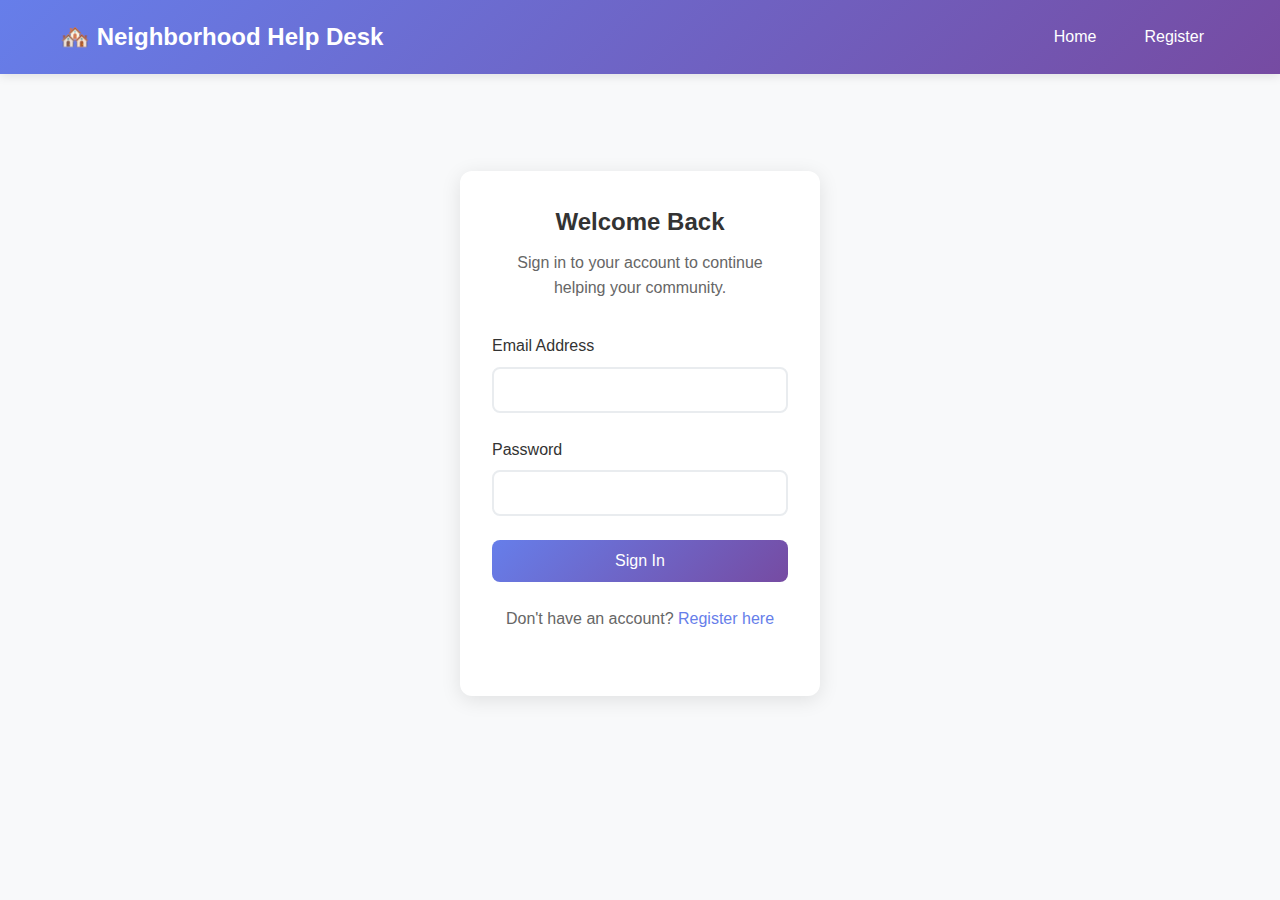
<file: src/main/resources/static/login.html>
<!DOCTYPE html>
<html lang="en">
<head>
    <meta charset="UTF-8">
    <meta name="viewport" content="width=device-width, initial-scale=1.0">
    <title>Login - Neighborhood Help Desk</title>
    <link rel="stylesheet" href="css/style.css">
</head>
<body>
    <nav class="navbar">
        <div class="nav-container">
            <a href="index.html" class="nav-logo">🏘️ Neighborhood Help Desk</a>
            <div class="nav-links">
                <a href="index.html" class="nav-link">Home</a>
                <a href="register.html" class="nav-link">Register</a>
            </div>
        </div>
    </nav>

    <main class="auth-main">
        <div class="auth-container">
            <div class="auth-card">
                <h2>Welcome Back</h2>
                <p>Sign in to your account to continue helping your community.</p>
                
                <div id="error-message" class="error-message" style="display: none;"></div>
                
                <form id="login-form" class="auth-form">
                    <div class="form-group">
                        <label for="email">Email Address</label>
                        <input type="email" id="email" name="email" required>
                    </div>
                    
                    <div class="form-group">
                        <label for="password">Password</label>
                        <input type="password" id="password" name="password" required>
                    </div>
                    
                    <button type="submit" class="btn btn-primary btn-full">Sign In</button>
                </form>
                
                <div class="auth-footer">
                    <p>Don't have an account? <a href="register.html">Register here</a></p>
                </div>
            </div>
        </div>
    </main>

    <script src="js/app.js"></script>
    <script>
        document.getElementById('login-form').addEventListener('submit', async function(e) {
            e.preventDefault();
            
            const email = document.getElementById('email').value;
            const password = document.getElementById('password').value;
            const errorDiv = document.getElementById('error-message');
            
            try {
                const response = await fetch('/api/auth/login', {
                    method: 'POST',
                    headers: {
                        'Content-Type': 'application/json',
                    },
                    body: JSON.stringify({ email, password })
                });
                
                const data = await response.json();
                
                if (data.success) {
                    // Store user data in localStorage
                    localStorage.setItem('currentUser', JSON.stringify(data.user));
                    
                    // Redirect to dashboard
                    window.location.href = 'dashboard.html';
                } else {
                    errorDiv.textContent = data.error || 'Login failed';
                    errorDiv.style.display = 'block';
                }
            } catch (error) {
                console.error('Login error:', error);
                errorDiv.textContent = 'An error occurred. Please try again.';
                errorDiv.style.display = 'block';
            }
        });

        // Check if user is already logged in
        document.addEventListener('DOMContentLoaded', function() {
            const currentUser = localStorage.getItem('currentUser');
            if (currentUser) {
                window.location.href = 'dashboard.html';
            }
        });
    </script>
</body>
</html>
</file>
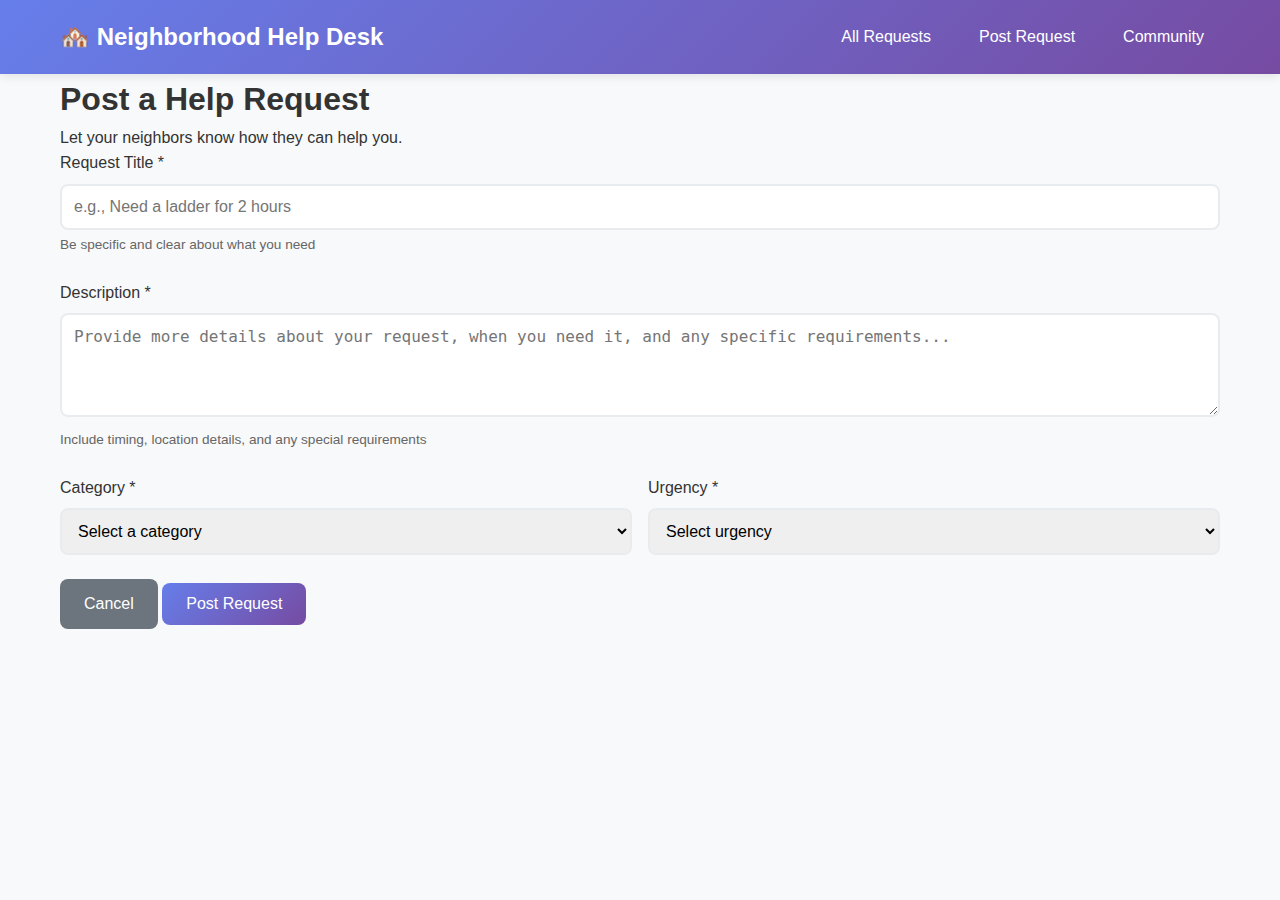
<file: src/main/resources/static/post_request.html>
<!DOCTYPE html>
<html lang="en">
<head>
    <meta charset="UTF-8">
    <meta name="viewport" content="width=device-width, initial-scale=1.0">
    <title>Post Request - Neighborhood Help Desk</title>
    <link rel="stylesheet" href="css/style.css">
</head>
<body>
    <nav class="navbar">
        <div class="nav-container">
            <a href="index.html" class="nav-logo">🏘️ Neighborhood Help Desk</a>
            <div class="nav-links">
                <a href="index.html" class="nav-link">All Requests</a>
                <a href="post_request.html" class="nav-link">Post Request</a>
                <a href="community.html" class="nav-link">Community</a>
            </div>
        </div>
    </nav>

    <main class="form-main">
        <div class="container">
            <div class="form-container">
                <div class="form-header">
                    <h1>Post a Help Request</h1>
                    <p>Let your neighbors know how they can help you.</p>
                </div>

                <div id="error-message" class="error-message" style="display: none;"></div>
                <div id="success-message" class="success-message" style="display: none;"></div>

                <form id="request-form" class="request-form">
                    <div class="form-group">
                        <label for="title">Request Title *</label>
                        <input type="text" id="title" name="title" required 
                               placeholder="e.g., Need a ladder for 2 hours">
                        <small>Be specific and clear about what you need</small>
                    </div>

                    <div class="form-group">
                        <label for="description">Description *</label>
                        <textarea id="description" name="description" required rows="4"
                                  placeholder="Provide more details about your request, when you need it, and any specific requirements..."></textarea>
                        <small>Include timing, location details, and any special requirements</small>
                    </div>

                    <div class="form-row">
                        <div class="form-group">
                            <label for="category">Category *</label>
                            <select id="category" name="category" required>
                                <option value="">Select a category</option>
                                <option value="TOOLS">🔧 Tools & Equipment</option>
                                <option value="TUTORING">📚 Tutoring & Education</option>
                                <option value="ERRANDS">🛒 Errands & Shopping</option>
                                <option value="TRANSPORTATION">🚗 Transportation</option>
                                <option value="HOUSEHOLD">🏠 Household Help</option>
                                <option value="GARDENING">🌱 Gardening</option>
                                <option value="TECHNOLOGY">💻 Technology Help</option>
                                <option value="OTHER">📋 Other</option>
                            </select>
                        </div>

                        <div class="form-group">
                            <label for="urgency">Urgency *</label>
                            <select id="urgency" name="urgency" required>
                                <option value="">Select urgency</option>
                                <option value="LOW">🟢 Low - No rush</option>
                                <option value="MEDIUM">🟡 Medium - Within a few days</option>
                                <option value="HIGH">🔴 High - Urgent, need soon</option>
                            </select>
                        </div>
                    </div>

                    <div class="form-actions">
                        <a href="index.html" class="btn btn-secondary">Cancel</a>
                        <button type="submit" class="btn btn-primary">Post Request</button>
                    </div>
                </form>
            </div>
        </div>
    </main>

    <script src="js/app.js"></script>
    <script>
        // Initialize page
        document.addEventListener('DOMContentLoaded', function() {
            // No authentication needed
        });

        document.getElementById('request-form').addEventListener('submit', async function(e) {
            e.preventDefault();

            const title = document.getElementById('title').value;
            const description = document.getElementById('description').value;
            const category = document.getElementById('category').value;
            const urgency = document.getElementById('urgency').value;

            const errorDiv = document.getElementById('error-message');
            const successDiv = document.getElementById('success-message');

            // Hide previous messages
            errorDiv.style.display = 'none';
            successDiv.style.display = 'none';

            try {
                const response = await fetch('/api/requests', {
                    method: 'POST',
                    headers: {
                        'Content-Type': 'application/json',
                    },
                    body: JSON.stringify({
                        userId: 1, // Default user ID for testing
                        title,
                        description,
                        category,
                        urgency
                    })
                });

                const data = await response.json();

                if (data.success) {
                    successDiv.textContent = 'Request posted successfully! Redirecting to home page...';
                    successDiv.style.display = 'block';

                    // Redirect to home page after 2 seconds
                    setTimeout(() => {
                        window.location.href = 'index.html';
                    }, 2000);
                } else {
                    errorDiv.textContent = data.error || 'Failed to post request';
                    errorDiv.style.display = 'block';
                }
            } catch (error) {
                console.error('Post request error:', error);
                errorDiv.textContent = 'An error occurred. Please try again.';
                errorDiv.style.display = 'block';
            }
        });
    </script>
</body>
</html>
</file>
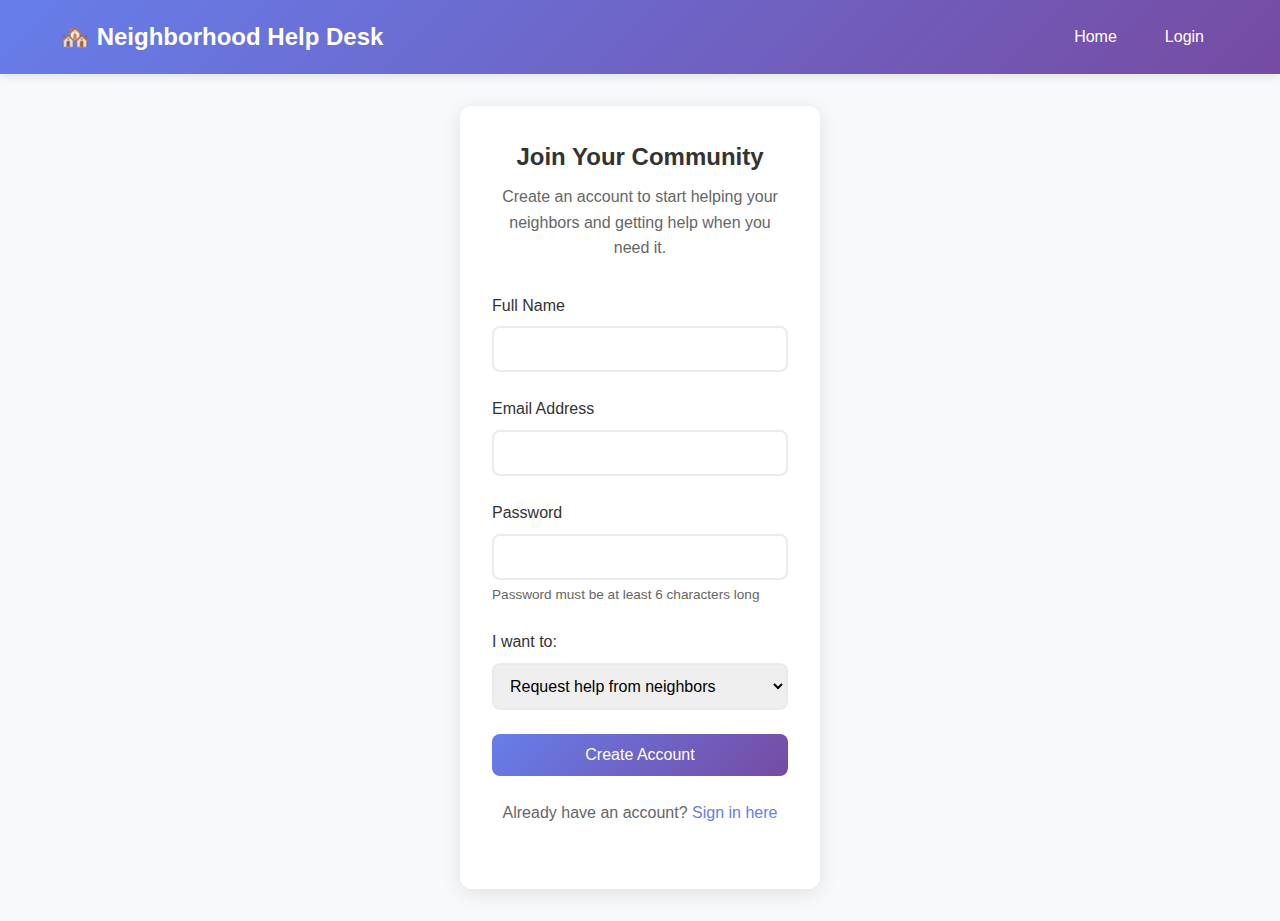
<file: src/main/resources/static/register.html>
<!DOCTYPE html>
<html lang="en">
<head>
    <meta charset="UTF-8">
    <meta name="viewport" content="width=device-width, initial-scale=1.0">
    <title>Register - Neighborhood Help Desk</title>
    <link rel="stylesheet" href="css/style.css">
</head>
<body>
    <nav class="navbar">
        <div class="nav-container">
            <a href="index.html" class="nav-logo">🏘️ Neighborhood Help Desk</a>
            <div class="nav-links">
                <a href="index.html" class="nav-link">Home</a>
                <a href="login.html" class="nav-link">Login</a>
            </div>
        </div>
    </nav>

    <main class="auth-main">
        <div class="auth-container">
            <div class="auth-card">
                <h2>Join Your Community</h2>
                <p>Create an account to start helping your neighbors and getting help when you need it.</p>
                
                <div id="error-message" class="error-message" style="display: none;"></div>
                <div id="success-message" class="success-message" style="display: none;"></div>
                
                <form id="register-form" class="auth-form">
                    <div class="form-group">
                        <label for="name">Full Name</label>
                        <input type="text" id="name" name="name" required>
                    </div>
                    
                    <div class="form-group">
                        <label for="email">Email Address</label>
                        <input type="email" id="email" name="email" required>
                    </div>
                    
                    <div class="form-group">
                        <label for="password">Password</label>
                        <input type="password" id="password" name="password" required minlength="6">
                        <small>Password must be at least 6 characters long</small>
                    </div>
                    
                    <div class="form-group">
                        <label for="role">I want to:</label>
                        <select id="role" name="role" required>
                            <option value="RESIDENT">Request help from neighbors</option>
                            <option value="VOLUNTEER">Help my neighbors</option>
                        </select>
                    </div>
                    
                    <button type="submit" class="btn btn-primary btn-full">Create Account</button>
                </form>
                
                <div class="auth-footer">
                    <p>Already have an account? <a href="login.html">Sign in here</a></p>
                </div>
            </div>
        </div>
    </main>

    <script src="js/app.js"></script>
    <script>
        document.getElementById('register-form').addEventListener('submit', async function(e) {
            e.preventDefault();
            
            const name = document.getElementById('name').value;
            const email = document.getElementById('email').value;
            const password = document.getElementById('password').value;
            const role = document.getElementById('role').value;
            
            const errorDiv = document.getElementById('error-message');
            const successDiv = document.getElementById('success-message');
            
            // Hide previous messages
            errorDiv.style.display = 'none';
            successDiv.style.display = 'none';
            
            try {
                const response = await fetch('/api/auth/register', {
                    method: 'POST',
                    headers: {
                        'Content-Type': 'application/json',
                    },
                    body: JSON.stringify({ name, email, password, role })
                });
                
                const data = await response.json();
                
                if (data.success) {
                    successDiv.textContent = 'Account created successfully! Redirecting to login...';
                    successDiv.style.display = 'block';
                    
                    // Redirect to login after 2 seconds
                    setTimeout(() => {
                        window.location.href = 'login.html';
                    }, 2000);
                } else {
                    errorDiv.textContent = data.error || 'Registration failed';
                    errorDiv.style.display = 'block';
                }
            } catch (error) {
                console.error('Registration error:', error);
                errorDiv.textContent = 'An error occurred. Please try again.';
                errorDiv.style.display = 'block';
            }
        });

        // Check if user is already logged in
        document.addEventListener('DOMContentLoaded', function() {
            const currentUser = localStorage.getItem('currentUser');
            if (currentUser) {
                window.location.href = 'dashboard.html';
            }
        });
    </script>
</body>
</html>
</file>
<file: src/main/resources/static/css/style.css>
/* Reset and Base Styles */
* {
    margin: 0;
    padding: 0;
    box-sizing: border-box;
}

body {
    font-family: 'Segoe UI', Tahoma, Geneva, Verdana, sans-serif;
    line-height: 1.6;
    color: #333;
    background-color: #f8f9fa;
}

.container {
    max-width: 1200px;
    margin: 0 auto;
    padding: 0 20px;
}

/* Navigation */
.navbar {
    background: linear-gradient(135deg, #667eea 0%, #764ba2 100%);
    color: white;
    padding: 1rem 0;
    box-shadow: 0 2px 10px rgba(0,0,0,0.1);
}

.nav-container {
    max-width: 1200px;
    margin: 0 auto;
    padding: 0 20px;
    display: flex;
    justify-content: space-between;
    align-items: center;
}

.nav-logo {
    font-size: 1.5rem;
    font-weight: bold;
    text-decoration: none;
    color: white;
}

.nav-links {
    display: flex;
    align-items: center;
    gap: 1rem;
}

.nav-link {
    color: white;
    text-decoration: none;
    padding: 0.5rem 1rem;
    border-radius: 5px;
    transition: background-color 0.3s;
}

.nav-link:hover {
    background-color: rgba(255,255,255,0.1);
}

.user-name {
    color: #e0e0e0;
    font-size: 0.9rem;
}

/* Buttons */
.btn {
    display: inline-block;
    padding: 0.75rem 1.5rem;
    border: none;
    border-radius: 8px;
    text-decoration: none;
    font-size: 1rem;
    font-weight: 500;
    cursor: pointer;
    transition: all 0.3s ease;
    text-align: center;
}

.btn-primary {
    background: linear-gradient(135deg, #667eea 0%, #764ba2 100%);
    color: white;
}

.btn-primary:hover {
    transform: translateY(-2px);
    box-shadow: 0 4px 12px rgba(102, 126, 234, 0.4);
}

.btn-secondary {
    background: #6c757d;
    color: white;
}

.btn-secondary:hover {
    background: #5a6268;
}

.btn-small {
    padding: 0.5rem 1rem;
    font-size: 0.9rem;
}

.btn-full {
    width: 100%;
}

/* Hero Section */
.hero {
    background: linear-gradient(135deg, #667eea 0%, #764ba2 100%);
    color: white;
    padding: 4rem 0;
    text-align: center;
}

.hero-content h1 {
    font-size: 3rem;
    margin-bottom: 1rem;
    font-weight: 700;
}

.hero-content p {
    font-size: 1.2rem;
    margin-bottom: 2rem;
    opacity: 0.9;
}

.hero-buttons {
    display: flex;
    gap: 1rem;
    justify-content: center;
    flex-wrap: wrap;
}

/* Features Section */
.features {
    padding: 4rem 0;
    background: white;
}

.features h2 {
    text-align: center;
    font-size: 2.5rem;
    margin-bottom: 3rem;
    color: #333;
}

.features-grid {
    display: grid;
    grid-template-columns: repeat(auto-fit, minmax(300px, 1fr));
    gap: 2rem;
}

.feature-card {
    text-align: center;
    padding: 2rem;
    border-radius: 12px;
    background: #f8f9fa;
    transition: transform 0.3s ease;
}

.feature-card:hover {
    transform: translateY(-5px);
}

.feature-icon {
    font-size: 3rem;
    margin-bottom: 1rem;
}

.feature-card h3 {
    font-size: 1.5rem;
    margin-bottom: 1rem;
    color: #333;
}

/* Stats Section */
.stats-section {
    padding: 3rem 0;
    background: linear-gradient(135deg, #667eea 0%, #764ba2 100%);
    color: white;
}

.stats-grid {
    display: grid;
    grid-template-columns: repeat(auto-fit, minmax(200px, 1fr));
    gap: 2rem;
}

.stat-card {
    text-align: center;
    padding: 1.5rem;
    background: rgba(255, 255, 255, 0.1);
    border-radius: 12px;
    backdrop-filter: blur(10px);
    transition: transform 0.3s ease;
}

.stat-card:hover {
    transform: translateY(-5px);
}

.stat-number {
    font-size: 2.5rem;
    font-weight: bold;
    margin-bottom: 0.5rem;
}

.stat-label {
    font-size: 1rem;
    opacity: 0.9;
}

/* Recent Requests Section */
.recent-requests {
    padding: 4rem 0;
    background: #f8f9fa;
}

.recent-requests h2 {
    text-align: center;
    font-size: 2.5rem;
    margin-bottom: 3rem;
    color: #333;
}

.text-center {
    text-align: center;
    margin-top: 2rem;
}

/* Request Cards */
.requests-grid {
    display: grid;
    grid-template-columns: repeat(auto-fill, minmax(350px, 1fr));
    gap: 1.5rem;
    margin-bottom: 2rem;
}

.request-card {
    background: white;
    border-radius: 12px;
    padding: 1.5rem;
    box-shadow: 0 2px 10px rgba(0,0,0,0.1);
    transition: transform 0.3s ease, box-shadow 0.3s ease;
}

.request-card:hover {
    transform: translateY(-2px);
    box-shadow: 0 4px 20px rgba(0,0,0,0.15);
}

.request-header {
    display: flex;
    justify-content: space-between;
    align-items: flex-start;
    margin-bottom: 1rem;
    position: relative;
}

.request-actions-menu {
    position: relative;
}

.menu-btn {
    background: none;
    border: none;
    font-size: 1.2rem;
    cursor: pointer;
    padding: 0.25rem 0.5rem;
    border-radius: 4px;
    color: #666;
    transition: background-color 0.3s ease;
}

.menu-btn:hover {
    background-color: #f0f0f0;
}

.dropdown-menu {
    position: absolute;
    top: 100%;
    right: 0;
    background: white;
    border: 1px solid #ddd;
    border-radius: 8px;
    box-shadow: 0 4px 12px rgba(0,0,0,0.15);
    z-index: 1000;
    min-width: 120px;
}

.menu-item {
    display: block;
    width: 100%;
    padding: 0.75rem 1rem;
    border: none;
    background: none;
    text-align: left;
    cursor: pointer;
    font-size: 0.9rem;
    transition: background-color 0.3s ease;
    border-bottom: 1px solid #f0f0f0;
}

.menu-item:last-child {
    border-bottom: none;
}

.menu-item:hover {
    background-color: #f8f9fa;
}

.menu-item.delete:hover {
    background-color: #f8d7da;
    color: #721c24;
}

.request-title {
    font-size: 1.2rem;
    font-weight: 600;
    color: #333;
    margin-bottom: 0.5rem;
}

.request-meta {
    display: flex;
    gap: 1rem;
    margin-bottom: 1rem;
    font-size: 0.9rem;
    color: #666;
}

.request-description {
    color: #555;
    margin-bottom: 1rem;
    line-height: 1.5;
}

.request-actions {
    display: flex;
    gap: 0.5rem;
    flex-wrap: wrap;
}

/* Status and Priority Badges */
.status-badge, .urgency-badge {
    padding: 0.25rem 0.75rem;
    border-radius: 20px;
    font-size: 0.8rem;
    font-weight: 500;
    text-transform: uppercase;
}

.status-open { background: #d4edda; color: #155724; }
.status-accepted { background: #fff3cd; color: #856404; }
.status-completed { background: #d1ecf1; color: #0c5460; }

.urgency-low { background: #d4edda; color: #155724; }
.urgency-medium { background: #fff3cd; color: #856404; }
.urgency-high { background: #f8d7da; color: #721c24; }

/* Auth Pages */
.auth-main {
    min-height: 80vh;
    display: flex;
    align-items: center;
    justify-content: center;
    padding: 2rem 0;
}

.auth-container {
    width: 100%;
    max-width: 400px;
    padding: 0 20px;
}

.auth-card {
    background: white;
    border-radius: 12px;
    padding: 2rem;
    box-shadow: 0 4px 20px rgba(0,0,0,0.1);
}

.auth-card h2 {
    text-align: center;
    margin-bottom: 0.5rem;
    color: #333;
}

.auth-card p {
    text-align: center;
    color: #666;
    margin-bottom: 2rem;
}

.auth-footer {
    text-align: center;
    margin-top: 1.5rem;
}

.auth-footer a {
    color: #667eea;
    text-decoration: none;
}

/* Forms */
.form-group {
    margin-bottom: 1.5rem;
}

.form-group label {
    display: block;
    margin-bottom: 0.5rem;
    font-weight: 500;
    color: #333;
}

.form-group input,
.form-group select,
.form-group textarea {
    width: 100%;
    padding: 0.75rem;
    border: 2px solid #e9ecef;
    border-radius: 8px;
    font-size: 1rem;
    transition: border-color 0.3s ease;
}

.form-group input:focus,
.form-group select:focus,
.form-group textarea:focus {
    outline: none;
    border-color: #667eea;
}

.form-group small {
    display: block;
    margin-top: 0.25rem;
    color: #666;
    font-size: 0.85rem;
}

.form-row {
    display: grid;
    grid-template-columns: 1fr 1fr;
    gap: 1rem;
}

/* Dashboard */
.dashboard-main {
    padding: 2rem 0;
}

.dashboard-header {
    text-align: center;
    margin-bottom: 2rem;
}

.dashboard-header h1 {
    font-size: 2.5rem;
    color: #333;
    margin-bottom: 0.5rem;
}

.dashboard-tabs {
    display: flex;
    justify-content: center;
    margin-bottom: 2rem;
    border-bottom: 2px solid #e9ecef;
}

.tab-btn {
    background: none;
    border: none;
    padding: 1rem 2rem;
    font-size: 1rem;
    cursor: pointer;
    border-bottom: 3px solid transparent;
    transition: all 0.3s ease;
}

.tab-btn.active {
    color: #667eea;
    border-bottom-color: #667eea;
}

.tab-content {
    display: none;
}

.tab-content.active {
    display: block;
}

.section-header {
    display: flex;
    justify-content: space-between;
    align-items: center;
    margin-bottom: 2rem;
}

.search-and-filters {
    display: flex;
    flex-direction: column;
    gap: 1rem;
}

.search-box {
    display: flex;
    gap: 0.5rem;
    align-items: center;
}

.search-box input {
    flex: 1;
    padding: 0.75rem;
    border: 2px solid #e9ecef;
    border-radius: 8px;
    font-size: 1rem;
    transition: border-color 0.3s ease;
}

.search-box input:focus {
    outline: none;
    border-color: #667eea;
}

.filters {
    display: flex;
    gap: 1rem;
    flex-wrap: wrap;
}

.filters select {
    padding: 0.5rem;
    border: 2px solid #e9ecef;
    border-radius: 8px;
}

/* Messages */
.error-message {
    background: #f8d7da;
    color: #721c24;
    padding: 0.75rem;
    border-radius: 8px;
    margin-bottom: 1rem;
    border: 1px solid #f5c6cb;
}

.success-message {
    background: #d4edda;
    color: #155724;
    padding: 0.75rem;
    border-radius: 8px;
    margin-bottom: 1rem;
    border: 1px solid #c3e6cb;
}

.no-requests {
    text-align: center;
    color: #666;
    font-style: italic;
    padding: 2rem;
}

/* Modal */
.modal {
    position: fixed;
    top: 0;
    left: 0;
    width: 100%;
    height: 100%;
    background: rgba(0,0,0,0.5);
    display: flex;
    align-items: center;
    justify-content: center;
    z-index: 1000;
}

.modal-content {
    background: white;
    border-radius: 12px;
    padding: 2rem;
    max-width: 500px;
    width: 90%;
    max-height: 90vh;
    overflow-y: auto;
}

.modal-header {
    display: flex;
    justify-content: space-between;
    align-items: center;
    margin-bottom: 1.5rem;
}

.close {
    font-size: 1.5rem;
    cursor: pointer;
    color: #666;
}

.modal-actions {
    display: flex;
    gap: 1rem;
    justify-content: flex-end;
    margin-top: 1.5rem;
}

/* Star Rating */
.star-rating {
    display: flex;
    gap: 0.25rem;
    margin-bottom: 0.5rem;
}

.star {
    font-size: 1.5rem;
    color: #ddd;
    cursor: pointer;
    transition: color 0.3s ease;
}

.star:hover,
.star.active {
    color: #ffc107;
}

/* Floating Action Button */
.fab-container {
    position: fixed;
    bottom: 2rem;
    right: 2rem;
    z-index: 1000;
}

.fab {
    width: 60px;
    height: 60px;
    border-radius: 50%;
    background: linear-gradient(135deg, #667eea 0%, #764ba2 100%);
    color: white;
    border: none;
    font-size: 1.5rem;
    cursor: pointer;
    box-shadow: 0 4px 12px rgba(0,0,0,0.3);
    transition: all 0.3s ease;
    display: flex;
    align-items: center;
    justify-content: center;
}

.fab:hover {
    transform: scale(1.1);
    box-shadow: 0 6px 20px rgba(0,0,0,0.4);
}

.fab-menu {
    position: absolute;
    bottom: 70px;
    right: 0;
    background: white;
    border-radius: 12px;
    box-shadow: 0 4px 20px rgba(0,0,0,0.15);
    padding: 0.5rem;
    min-width: 180px;
}

.fab-item {
    display: flex;
    align-items: center;
    gap: 0.75rem;
    padding: 0.75rem 1rem;
    border: none;
    background: none;
    width: 100%;
    text-align: left;
    cursor: pointer;
    border-radius: 8px;
    transition: background-color 0.3s ease;
    text-decoration: none;
    color: #333;
}

.fab-item:hover {
    background-color: #f8f9fa;
}

.fab-icon {
    font-size: 1.2rem;
}

.fab-label {
    font-size: 0.9rem;
}

/* Community Page Styles */
.community-main {
    padding: 2rem 0;
}

.community-header {
    text-align: center;
    margin-bottom: 3rem;
}

.community-header h1 {
    font-size: 2.5rem;
    color: #333;
    margin-bottom: 0.5rem;
}

.community-header p {
    font-size: 1.1rem;
    color: #666;
}

.community-stats {
    display: grid;
    grid-template-columns: repeat(auto-fit, minmax(200px, 1fr));
    gap: 1.5rem;
    margin-bottom: 3rem;
}

.community-filters {
    background: white;
    padding: 2rem;
    border-radius: 12px;
    box-shadow: 0 2px 10px rgba(0,0,0,0.1);
    margin-bottom: 3rem;
}

/* Members Grid */
.members-grid {
    display: grid;
    grid-template-columns: repeat(auto-fill, minmax(350px, 1fr));
    gap: 2rem;
}

.member-card {
    background: white;
    border-radius: 12px;
    padding: 1.5rem;
    box-shadow: 0 2px 10px rgba(0,0,0,0.1);
    transition: transform 0.3s ease, box-shadow 0.3s ease;
}

.member-card:hover {
    transform: translateY(-2px);
    box-shadow: 0 4px 20px rgba(0,0,0,0.15);
}

.member-header {
    display: flex;
    align-items: center;
    gap: 1rem;
    margin-bottom: 1rem;
}

.member-avatar {
    width: 50px;
    height: 50px;
    border-radius: 50%;
    background: linear-gradient(135deg, #667eea 0%, #764ba2 100%);
    display: flex;
    align-items: center;
    justify-content: center;
    font-size: 1.5rem;
    color: white;
}

.member-basic-info {
    flex: 1;
}

.member-name {
    font-size: 1.2rem;
    font-weight: 600;
    color: #333;
    margin-bottom: 0.25rem;
}

.member-role {
    font-size: 0.9rem;
    color: #666;
}

.member-rating {
    text-align: center;
}

.rating-stars {
    font-size: 0.9rem;
    margin-bottom: 0.25rem;
}

.rating-number {
    font-size: 0.8rem;
    color: #666;
    font-weight: 500;
}

.member-stats {
    display: flex;
    justify-content: space-between;
    align-items: center;
    margin-bottom: 1rem;
    padding: 1rem;
    background: #f8f9fa;
    border-radius: 8px;
}

.stat-item {
    text-align: center;
}

.stat-value {
    display: block;
    font-size: 1.2rem;
    font-weight: 600;
    color: #333;
}

.stat-label {
    font-size: 0.8rem;
    color: #666;
}

.activity-badge {
    padding: 0.25rem 0.75rem;
    border-radius: 20px;
    font-size: 0.8rem;
    font-weight: 500;
    color: white;
    text-transform: uppercase;
}

.member-activity {
    margin-bottom: 1rem;
}

.activity-summary {
    font-size: 0.9rem;
    color: #555;
    margin-bottom: 0.5rem;
}

.join-date {
    font-size: 0.8rem;
    color: #888;
}

.member-actions {
    display: flex;
    gap: 0.5rem;
}

.member-actions .btn {
    flex: 1;
    padding: 0.5rem 1rem;
    font-size: 0.9rem;
}

/* Member Modal */
.member-modal-content {
    max-width: 600px;
    max-height: 80vh;
    overflow-y: auto;
}

.member-profile {
    padding: 1rem 0;
}

.profile-header {
    display: flex;
    align-items: center;
    gap: 1rem;
    margin-bottom: 2rem;
    padding-bottom: 1rem;
    border-bottom: 1px solid #e9ecef;
}

.profile-avatar {
    width: 80px;
    height: 80px;
    border-radius: 50%;
    background: linear-gradient(135deg, #667eea 0%, #764ba2 100%);
    display: flex;
    align-items: center;
    justify-content: center;
    font-size: 2rem;
    color: white;
}

.profile-info h4 {
    font-size: 1.5rem;
    color: #333;
    margin-bottom: 0.5rem;
}

.profile-role {
    color: #666;
    margin-bottom: 0.5rem;
}

.profile-rating {
    font-size: 1.1rem;
}

.profile-stats {
    display: grid;
    grid-template-columns: repeat(3, 1fr);
    gap: 1rem;
    margin-bottom: 2rem;
}

.stat-box {
    text-align: center;
    padding: 1rem;
    background: #f8f9fa;
    border-radius: 8px;
}

.stat-box .stat-number {
    font-size: 1.5rem;
    font-weight: 600;
    color: #333;
    margin-bottom: 0.5rem;
}

.stat-box .stat-label {
    font-size: 0.9rem;
    color: #666;
}

.profile-sections {
    display: grid;
    grid-template-columns: 1fr 1fr;
    gap: 2rem;
}

.profile-section h5 {
    font-size: 1.1rem;
    color: #333;
    margin-bottom: 1rem;
    padding-bottom: 0.5rem;
    border-bottom: 2px solid #667eea;
}

.recent-items {
    space-y: 0.5rem;
}

.recent-item {
    display: flex;
    justify-content: space-between;
    align-items: center;
    padding: 0.75rem;
    background: #f8f9fa;
    border-radius: 6px;
    margin-bottom: 0.5rem;
}

.item-title {
    font-size: 0.9rem;
    color: #333;
    flex: 1;
}

.item-status {
    padding: 0.25rem 0.5rem;
    border-radius: 12px;
    font-size: 0.7rem;
    font-weight: 500;
    text-transform: uppercase;
}

.item-rating {
    font-size: 0.8rem;
}

.no-items {
    color: #888;
    font-style: italic;
    text-align: center;
    padding: 1rem;
}

.no-members {
    text-align: center;
    color: #666;
    font-style: italic;
    padding: 3rem;
    font-size: 1.1rem;
}

/* Active nav link */
.nav-link.active {
    background-color: rgba(255,255,255,0.2);
    border-radius: 5px;
}

/* Footer */
.footer {
    background: #333;
    color: white;
    text-align: center;
    padding: 2rem 0;
    margin-top: 4rem;
}

/* Responsive Design */
@media (max-width: 768px) {
    .hero-content h1 {
        font-size: 2rem;
    }
    
    .features-grid {
        grid-template-columns: 1fr;
    }
    
    .requests-grid {
        grid-template-columns: 1fr;
    }
    
    .form-row {
        grid-template-columns: 1fr;
    }
    
    .dashboard-tabs {
        flex-direction: column;
    }
    
    .section-header {
        flex-direction: column;
        gap: 1rem;
        align-items: stretch;
    }
    
    .filters {
        justify-content: center;
    }
    
    .hero-buttons {
        flex-direction: column;
        align-items: center;
    }
    
    .nav-container {
        flex-direction: column;
        gap: 1rem;
    }
}
</file>
